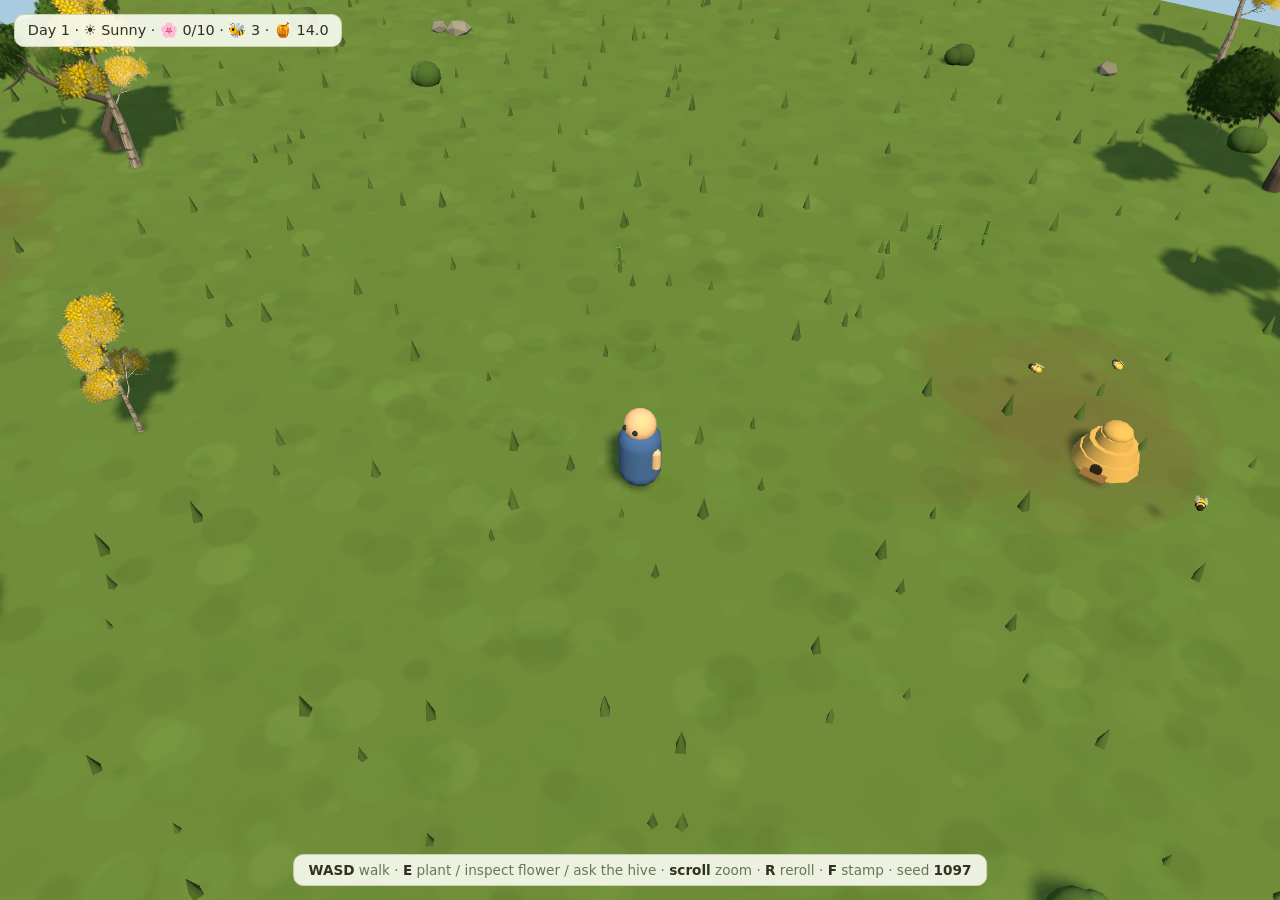
<file: index.html>
<!DOCTYPE html>
<html lang="en">
<head>
  <meta charset="utf-8" />
  <meta name="viewport" content="width=device-width, initial-scale=1" />
  <title>The Playground</title>
  <style>
    * { box-sizing: border-box; }
    html, body { height: 100%; }
    body { margin: 0; overflow: hidden; background: #bfe0f5; font-family: system-ui, sans-serif; }
    #app, #app canvas { position: fixed; inset: 0; display: block; }
    .hint {
      position: fixed;
      bottom: 14px;
      left: 50%;
      transform: translateX(-50%);
      padding: 0.45rem 0.9rem;
      background: rgba(248, 250, 238, 0.92);
      border: 1px solid #c9d2ac;
      border-radius: 10px;
      color: #6b7355;
      font-size: 0.85rem;
      white-space: nowrap;
    }
    .hint b { color: #2f331d; }

    /* The world's vital signs, top left. */
    #hud {
      position: fixed;
      top: 14px;
      left: 14px;
      padding: 0.45rem 0.8rem;
      background: rgba(248, 250, 238, 0.92);
      border: 1px solid #c9d2ac;
      border-radius: 10px;
      color: #2f331d;
      font-size: 0.9rem;
      font-variant-numeric: tabular-nums; /* digits stop jittering as they change */
    }

    /* A message that appears when you do something, then gets out of the way. */
    #toast {
      position: fixed;
      top: 56px;
      left: 14px;
      padding: 0.4rem 0.8rem;
      background: rgba(47, 51, 29, 0.88);
      border-radius: 10px;
      color: #f6f8ec;
      font-size: 0.85rem;
      opacity: 0;
      transform: translateY(-6px);
      transition: opacity 0.25s, transform 0.25s;
      pointer-events: none;
    }
    #toast.show { opacity: 1; transform: none; }
  </style>
</head>
<body>
  <div id="app"></div>
  <div id="hud">&hellip;</div>
  <div id="toast"></div>
  <div class="hint"><b>WASD</b> walk &middot; <b>E</b> plant / inspect flower / ask the hive &middot; <b>scroll</b> zoom &middot; <b>R</b> reroll &middot; <b>F</b> stamp &middot; seed <b id="seed">&hellip;</b></div>

  <script src="lib/three.min.js"></script>
  <script src="lib/GLTFLoader.js"></script>
  <script src="playground.js"></script>
</body>
</html>
</file>
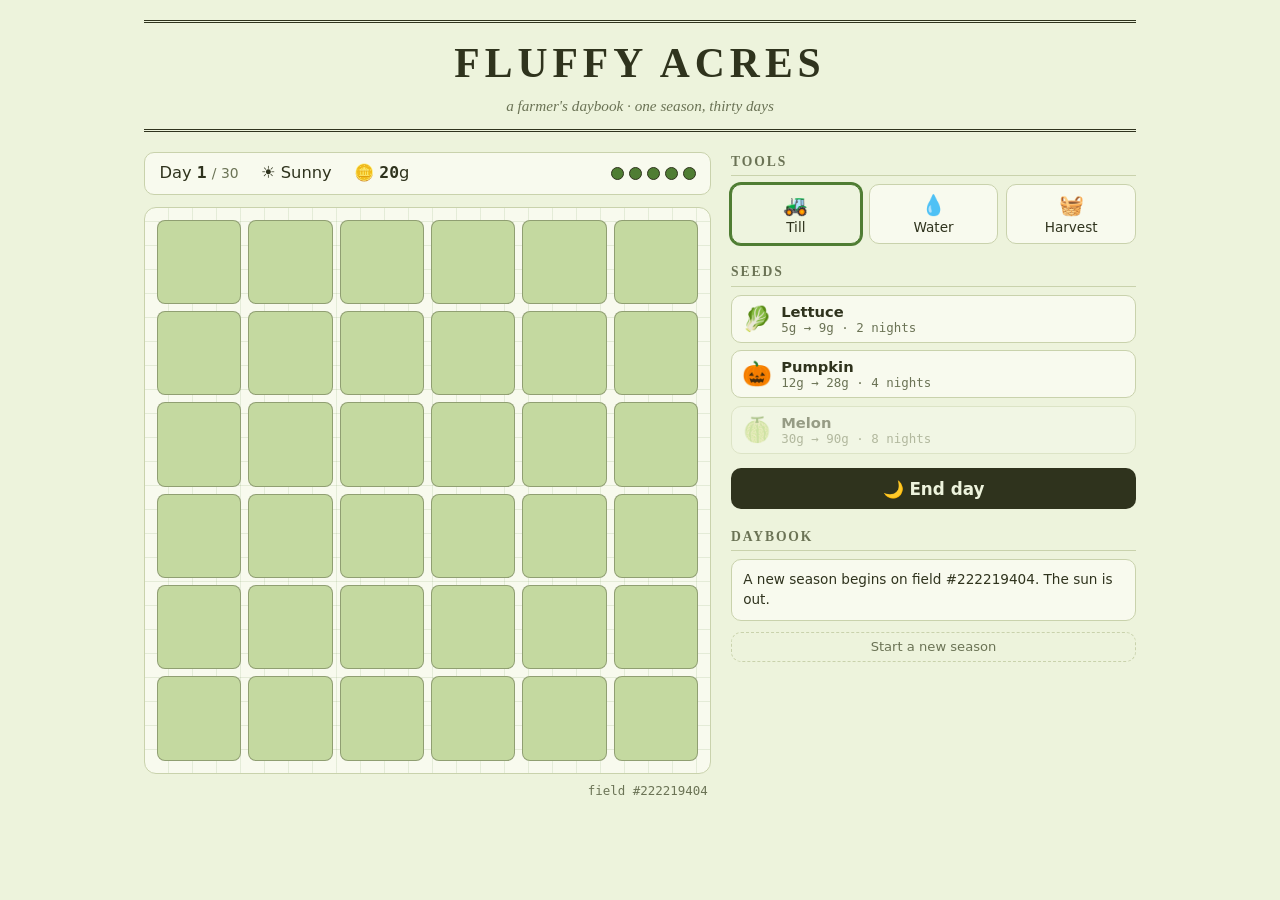
<file: finished-game/index.html>
<!DOCTYPE html>
<html lang="en">
<head>
  <meta charset="utf-8" />
  <meta name="viewport" content="width=device-width, initial-scale=1" />
  <title>Fluffy Acres</title>
  <link rel="stylesheet" href="style.css" />
</head>
<body>
  <header class="masthead">
    <h1>Fluffy Acres</h1>
    <p class="tagline">a farmer's daybook &middot; one season, thirty days</p>
  </header>

  <main>
    <section class="field-wrap">
      <div class="report">
        <div class="report-item">Day <b id="day" class="num">1</b> <span class="of">/ 30</span></div>
        <div class="report-item" id="weather">☀️ Sunny</div>
        <div class="report-item">🪙 <b id="gold" class="num">20</b>g</div>
        <div class="report-item energy" id="energy" title="Energy — every action costs 1"></div>
      </div>
      <div id="board" class="board"></div>
      <p class="field-note" id="field-note"></p>
    </section>

    <aside class="panel">
      <h2>Tools</h2>
      <div class="tools" id="tools"></div>
      <h2>Seeds</h2>
      <div class="seeds" id="seeds"></div>
      <button id="end-day" class="end-day">🌙 End day</button>
      <h2>Daybook</h2>
      <ul id="log" class="log"></ul>
      <button id="new-game" class="new-game">Start a new season</button>
    </aside>
  </main>

  <div id="gameover" class="gameover hidden">
    <div class="gameover-card">
      <h2>The season is over</h2>
      <p class="final">🪙 <b id="final-gold" class="num">0</b> gold</p>
      <p class="final-note">Can you beat it next season?</p>
      <button id="play-again" class="end-day">Play again</button>
    </div>
  </div>

  <script src="engine.js"></script>
  <script src="ui.js"></script>
</body>
</html>
</file>
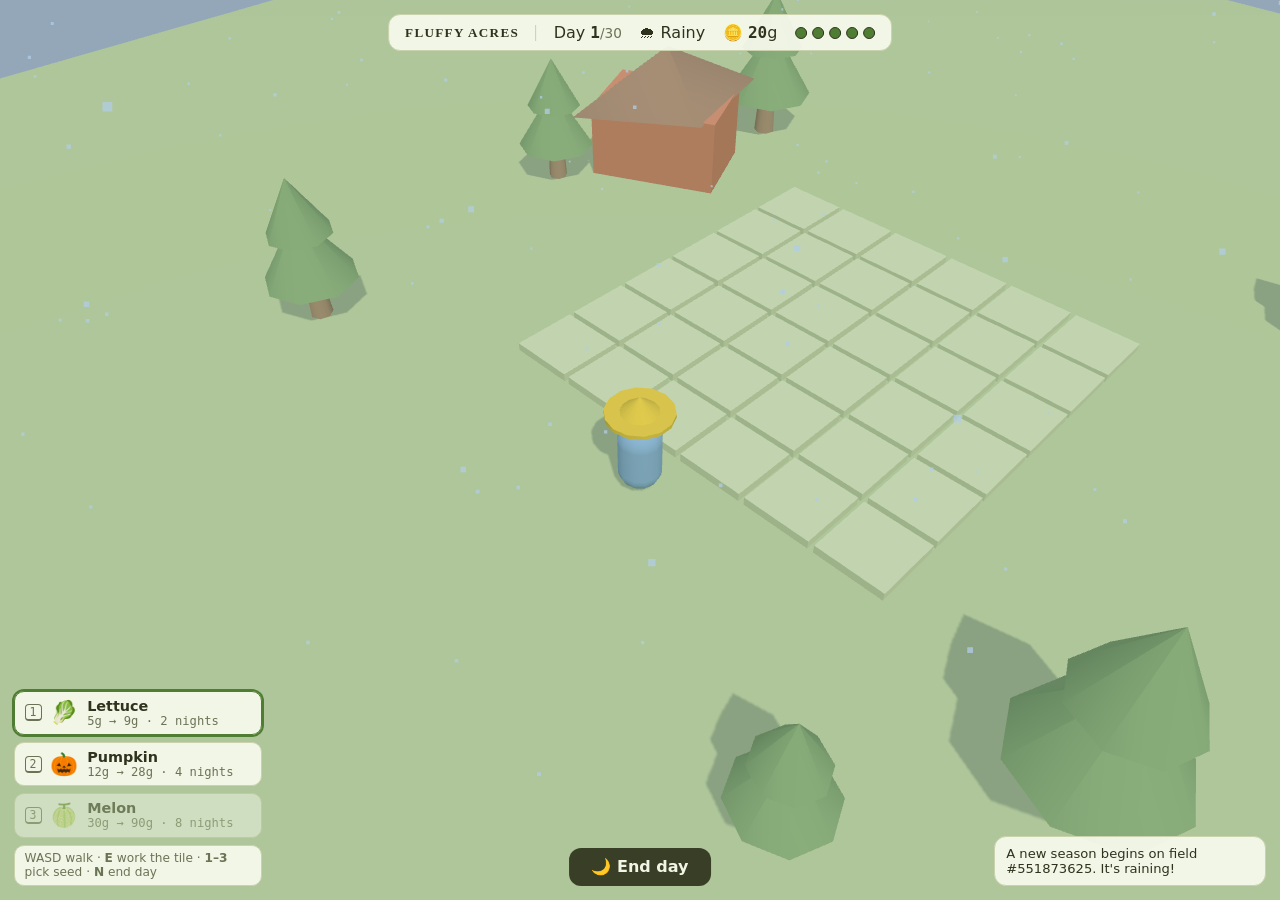
<file: finished-game/3d.html>
<!DOCTYPE html>
<html lang="en">
<head>
  <meta charset="utf-8" />
  <meta name="viewport" content="width=device-width, initial-scale=1" />
  <title>Fluffy Acres 3D</title>
  <link rel="stylesheet" href="3d.css" />
</head>
<body>
  <div id="app"></div>

  <div class="hud">
    <div class="report">
      <span class="brand">Fluffy Acres</span>
      <span>Day <b id="day" class="num">1</b><span class="of">/30</span></span>
      <span id="weather">☀️ Sunny</span>
      <span>🪙 <b id="gold" class="num">20</b>g</span>
      <span id="energy" class="energy" title="Energy — every action costs 1"></span>
    </div>

    <div class="seedbar">
      <div id="seeds" class="seeds"></div>
      <div class="hint">WASD walk &middot; <b>E</b> work the tile &middot; <b>1–3</b> pick seed &middot; <b>N</b> end day</div>
    </div>

    <button id="end-day" class="end-day">🌙 End day</button>

    <ul id="log" class="log"></ul>
  </div>

  <div id="night" class="night"><div id="night-text"></div></div>

  <div id="gameover" class="gameover hidden">
    <div class="gameover-card">
      <h2>The season is over</h2>
      <p class="final">🪙 <b id="final-gold" class="num">0</b> gold</p>
      <p class="final-note">Can you beat it next season?</p>
      <button id="play-again" class="end-day">Play again</button>
    </div>
  </div>

  <script src="../lib/three.min.js"></script>
  <script src="engine.js"></script>
  <script src="3d.js"></script>
</body>
</html>
</file>
<file: finished-game/style.css>
/* ── Fluffy Acres ── meadow-paper almanac look, no dependencies. */

:root {
  --paper: #edf3dc;
  --card: #f8faee;
  --ink: #2f331d;
  --muted: #6b7355;
  --line: #c9d2ac;
  --grass: #c4d9a0;
  --soil: #a0764f;
  --soil-wet: #7c5a3c;
  --sprout: #4f7d33;
  --gold: #c79a18;
  --rain: #4e86be;
  --nope: #b5502f;
  --ready-glow: #e8c84a;
  --display: "Iowan Old Style", "Palatino Linotype", "Book Antiqua", Georgia, serif;
  --body: system-ui, -apple-system, "Segoe UI", sans-serif;
  --mono: ui-monospace, "SF Mono", Menlo, Consolas, monospace;
}

* { box-sizing: border-box; }

body {
  margin: 0;
  padding: 1.25rem 1rem 3rem;
  background: var(--paper);
  color: var(--ink);
  font-family: var(--body);
  line-height: 1.45;
}

.num { font-family: var(--mono); font-weight: 600; }

/* Masthead — set like an almanac title plate. */
.masthead {
  max-width: 62rem;
  margin: 0 auto 1.25rem;
  text-align: center;
  border-top: 3px double var(--ink);
  border-bottom: 3px double var(--ink);
  padding: 0.6rem 0 0.7rem;
}
.masthead h1 {
  margin: 0;
  font-family: var(--display);
  font-size: clamp(1.9rem, 5vw, 2.6rem);
  font-weight: 600;
  letter-spacing: 0.12em;
  text-transform: uppercase;
}
.tagline {
  margin: 0.15rem 0 0;
  color: var(--muted);
  font-style: italic;
  font-family: var(--display);
  font-size: 0.95rem;
}

main {
  max-width: 62rem;
  margin: 0 auto;
  display: flex;
  gap: 1.25rem;
  align-items: flex-start;
}

/* ── The field ── */
.field-wrap { flex: 1.4; min-width: 0; }

.report {
  display: flex;
  flex-wrap: wrap;
  align-items: center;
  gap: 0.4rem 1.4rem;
  padding: 0.55rem 0.9rem;
  margin-bottom: 0.75rem;
  background: var(--card);
  border: 1px solid var(--line);
  border-radius: 10px;
  font-size: 1.02rem;
}
.report-item .of { color: var(--muted); font-size: 0.85em; }
.report-item.energy { display: flex; gap: 5px; margin-left: auto; align-items: center; }
.pip {
  width: 13px; height: 13px;
  border-radius: 50%;
  background: var(--sprout);
  border: 1.5px solid var(--ink);
}
.pip.spent { background: transparent; opacity: 0.45; }

/* Graph-paper field plan. */
.board {
  display: grid;
  grid-template-columns: repeat(6, 1fr);
  gap: 7px;
  padding: 12px;
  background:
    repeating-linear-gradient(0deg, transparent 0 23px, rgba(79, 125, 51, 0.12) 23px 24px),
    repeating-linear-gradient(90deg, transparent 0 23px, rgba(79, 125, 51, 0.12) 23px 24px),
    var(--card);
  border: 1px solid var(--line);
  border-radius: 12px;
}
.tile {
  aspect-ratio: 1;
  border: 1.5px solid rgba(47, 51, 29, 0.35);
  border-radius: 8px;
  background: var(--grass);
  font-size: clamp(1.2rem, 3.6vw, 1.7rem);
  line-height: 1;
  cursor: pointer;
  padding: 0;
  transition: transform 80ms ease, box-shadow 80ms ease;
  position: relative;
}
.tile:hover { transform: translateY(-1.5px); box-shadow: 0 3px 6px rgba(47, 51, 29, 0.18); }
.tile.tilled {
  background: var(--soil);
  background-image: repeating-linear-gradient(0deg, transparent 0 6px, rgba(0, 0, 0, 0.08) 6px 8px);
}
.tile.tilled.watered { background-color: var(--soil-wet); }
.tile.watered::after {
  content: "💧";
  position: absolute;
  top: 2px; right: 3px;
  font-size: 0.55em;
}
.tile.ready {
  box-shadow: 0 0 0 2.5px var(--ready-glow), 0 0 10px 1px var(--ready-glow);
}
.field-note {
  margin: 0.5rem 0.2rem 0;
  color: var(--muted);
  font-family: var(--mono);
  font-size: 0.78rem;
  text-align: right;
}

/* ── Panel ── */
.panel { flex: 1; min-width: 15.5rem; }
.panel h2 {
  font-family: var(--display);
  font-size: 0.85rem;
  font-weight: 600;
  text-transform: uppercase;
  letter-spacing: 0.14em;
  color: var(--muted);
  border-bottom: 1px solid var(--line);
  padding-bottom: 0.25rem;
  margin: 1.1rem 0 0.5rem;
}
.panel h2:first-child { margin-top: 0; }

.tools { display: flex; gap: 0.5rem; }
.tool {
  flex: 1;
  display: flex;
  flex-direction: column;
  align-items: center;
  gap: 2px;
  padding: 0.5rem 0.25rem;
  font-family: var(--body);
  font-size: 0.85rem;
  background: var(--card);
  color: var(--ink);
  border: 1.5px solid var(--line);
  border-radius: 10px;
  cursor: pointer;
}
.tool-emoji { font-size: 1.25rem; }

.seeds { display: flex; flex-direction: column; gap: 0.45rem; }
.seed {
  display: grid;
  grid-template-columns: auto 1fr;
  grid-template-rows: auto auto;
  column-gap: 0.6rem;
  align-items: center;
  text-align: left;
  padding: 0.45rem 0.6rem;
  background: var(--card);
  color: var(--ink);
  border: 1.5px solid var(--line);
  border-radius: 10px;
  cursor: pointer;
  font-family: var(--body);
}
.seed-emoji { grid-row: 1 / 3; font-size: 1.5rem; }
.seed-name { font-weight: 600; font-size: 0.92rem; }
.seed-econ { font-family: var(--mono); font-size: 0.78rem; color: var(--muted); }
.seed:disabled { opacity: 0.45; cursor: not-allowed; }

.tool.selected, .seed.selected {
  border-color: var(--sprout);
  box-shadow: 0 0 0 2px var(--sprout);
  background: #eef4df;
}

.end-day {
  width: 100%;
  margin-top: 0.9rem;
  padding: 0.65rem;
  font-size: 1.05rem;
  font-weight: 600;
  font-family: var(--body);
  color: var(--paper);
  background: var(--ink);
  border: none;
  border-radius: 10px;
  cursor: pointer;
}
.end-day:hover:not(:disabled) { background: #454a2c; }
.end-day:disabled { opacity: 0.5; cursor: not-allowed; }

.log {
  list-style: none;
  margin: 0;
  padding: 0.5rem 0.7rem;
  max-height: 13rem;
  overflow-y: auto;
  background: var(--card);
  border: 1px solid var(--line);
  border-radius: 10px;
  font-size: 0.85rem;
}
.log li { padding: 0.12rem 0; border-bottom: 1px dotted var(--line); }
.log li:last-child { border-bottom: none; }
.log li.nope { color: var(--nope); }

.new-game {
  margin-top: 0.7rem;
  width: 100%;
  padding: 0.4rem;
  background: none;
  border: 1.5px dashed var(--line);
  border-radius: 10px;
  color: var(--muted);
  font-family: var(--body);
  font-size: 0.82rem;
  cursor: pointer;
}
.new-game:hover { color: var(--ink); border-color: var(--muted); }

/* ── Season's end ── */
.gameover {
  position: fixed;
  inset: 0;
  background: rgba(47, 51, 29, 0.55);
  display: flex;
  align-items: center;
  justify-content: center;
  padding: 1rem;
}
.gameover.hidden { display: none; }
.gameover-card {
  background: var(--paper);
  border: 3px double var(--ink);
  border-radius: 14px;
  padding: 1.6rem 2.2rem;
  text-align: center;
  max-width: 22rem;
}
.gameover-card h2 { font-family: var(--display); margin: 0 0 0.4rem; }
.final { font-size: 2rem; margin: 0.2rem 0; }
.final-note { color: var(--muted); margin: 0 0 1rem; }

button:focus-visible, .tile:focus-visible {
  outline: 2.5px solid var(--rain);
  outline-offset: 2px;
}

@media (max-width: 760px) {
  main { flex-direction: column; }
  .panel { width: 100%; }
}

@media (prefers-reduced-motion: reduce) {
  * { transition: none !important; animation: none !important; }
}
</file>
<file: finished-game/3d.css>
/* ── Fluffy Acres 3D ── HUD in the same almanac style, floating over the scene. */

:root {
  --card: rgba(248, 250, 238, 0.92);
  --ink: #2f331d;
  --muted: #6b7355;
  --line: #c9d2ac;
  --sprout: #4f7d33;
  --gold: #c79a18;
  --rain: #4e86be;
  --nope: #b5502f;
  --display: "Iowan Old Style", "Palatino Linotype", "Book Antiqua", Georgia, serif;
  --body: system-ui, -apple-system, "Segoe UI", sans-serif;
  --mono: ui-monospace, "SF Mono", Menlo, Consolas, monospace;
}

* { box-sizing: border-box; }

html, body { height: 100%; }
body {
  margin: 0;
  overflow: hidden;
  font-family: var(--body);
  color: var(--ink);
  background: #bfe0f5;
}

#app, #app canvas { position: fixed; inset: 0; display: block; }

.num { font-family: var(--mono); font-weight: 600; }

.hud { position: fixed; inset: 0; pointer-events: none; }
.hud > * { pointer-events: auto; }

/* Morning report, floating top-center. */
.report {
  position: absolute;
  top: 14px;
  left: 50%;
  transform: translateX(-50%);
  display: flex;
  align-items: center;
  gap: 1.1rem;
  padding: 0.5rem 1rem;
  background: var(--card);
  border: 1px solid var(--line);
  border-radius: 12px;
  font-size: 1rem;
  white-space: nowrap;
}
.brand {
  font-family: var(--display);
  font-weight: 600;
  letter-spacing: 0.1em;
  text-transform: uppercase;
  font-size: 0.82rem;
  border-right: 1px solid var(--line);
  padding-right: 1rem;
}
.of { color: var(--muted); font-size: 0.85em; }
.energy { display: inline-flex; gap: 5px; align-items: center; }
.pip {
  width: 12px; height: 12px;
  border-radius: 50%;
  background: var(--sprout);
  border: 1.5px solid var(--ink);
  display: inline-block;
}
.pip.spent { background: transparent; opacity: 0.45; }

/* Seed bar, bottom-left. */
.seedbar {
  position: absolute;
  left: 14px;
  bottom: 14px;
  width: 15.5rem;
}
.seeds { display: flex; flex-direction: column; gap: 0.4rem; }
.seed {
  display: grid;
  grid-template-columns: auto auto 1fr;
  grid-template-rows: auto auto;
  column-gap: 0.55rem;
  align-items: center;
  text-align: left;
  padding: 0.4rem 0.6rem;
  background: var(--card);
  border: 1.5px solid var(--line);
  border-radius: 10px;
  cursor: pointer;
  font-family: var(--body);
  color: var(--ink);
}
.seed .kbd { grid-row: 1 / 3; }
.seed-emoji { grid-row: 1 / 3; font-size: 1.4rem; }
.seed-name { font-weight: 600; font-size: 0.9rem; }
.seed-econ { font-family: var(--mono); font-size: 0.76rem; color: var(--muted); }
.seed.selected { border-color: var(--sprout); box-shadow: 0 0 0 2px var(--sprout); }
.seed.broke { opacity: 0.5; }
.hint {
  margin-top: 0.45rem;
  padding: 0.35rem 0.6rem;
  background: var(--card);
  border: 1px solid var(--line);
  border-radius: 10px;
  color: var(--muted);
  font-size: 0.76rem;
}
.kbd {
  font-family: var(--mono);
  font-size: 0.72rem;
  border: 1px solid var(--muted);
  border-bottom-width: 2px;
  border-radius: 4px;
  padding: 0 4px;
  color: var(--muted);
}

/* End day, bottom-center. */
.end-day {
  position: absolute;
  bottom: 14px;
  left: 50%;
  transform: translateX(-50%);
  padding: 0.6rem 1.4rem;
  font-size: 1rem;
  font-weight: 600;
  font-family: var(--body);
  color: #f2f5e6;
  background: rgba(47, 51, 29, 0.92);
  border: none;
  border-radius: 12px;
  cursor: pointer;
}
.end-day:hover { background: #454a2c; }

/* Daybook, bottom-right. */
.log {
  position: absolute;
  right: 14px;
  bottom: 14px;
  width: 17rem;
  max-height: 11rem;
  overflow-y: auto;
  list-style: none;
  margin: 0;
  padding: 0.45rem 0.7rem;
  background: var(--card);
  border: 1px solid var(--line);
  border-radius: 12px;
  font-size: 0.82rem;
}
.log li { padding: 0.1rem 0; border-bottom: 1px dotted var(--line); }
.log li:last-child { border-bottom: none; }
.log li.nope { color: var(--nope); }

/* Nightfall between days. */
.night {
  position: fixed;
  inset: 0;
  background: #141b2b;
  opacity: 0;
  pointer-events: none;
  transition: opacity 500ms ease;
  display: flex;
  align-items: center;
  justify-content: center;
}
.night.show { opacity: 0.94; }
#night-text {
  color: #e8ecf5;
  font-family: var(--display);
  font-size: 1.15rem;
  max-width: 30rem;
  text-align: center;
  padding: 1rem;
  line-height: 1.6;
}

/* Season's end. */
.gameover {
  position: fixed;
  inset: 0;
  background: rgba(47, 51, 29, 0.55);
  display: flex;
  align-items: center;
  justify-content: center;
  padding: 1rem;
}
.gameover.hidden { display: none; }
.gameover-card {
  background: #edf3dc;
  border: 3px double var(--ink);
  border-radius: 14px;
  padding: 1.6rem 2.2rem;
  text-align: center;
  max-width: 22rem;
}
.gameover-card h2 { font-family: var(--display); margin: 0 0 0.4rem; }
.gameover-card .end-day { position: static; transform: none; }
.final { font-size: 2rem; margin: 0.2rem 0; }
.final-note { color: var(--muted); margin: 0 0 1rem; }

button:focus-visible { outline: 2.5px solid var(--rain); outline-offset: 2px; }

@media (prefers-reduced-motion: reduce) {
  * { transition: none !important; animation: none !important; }
}
</file>
